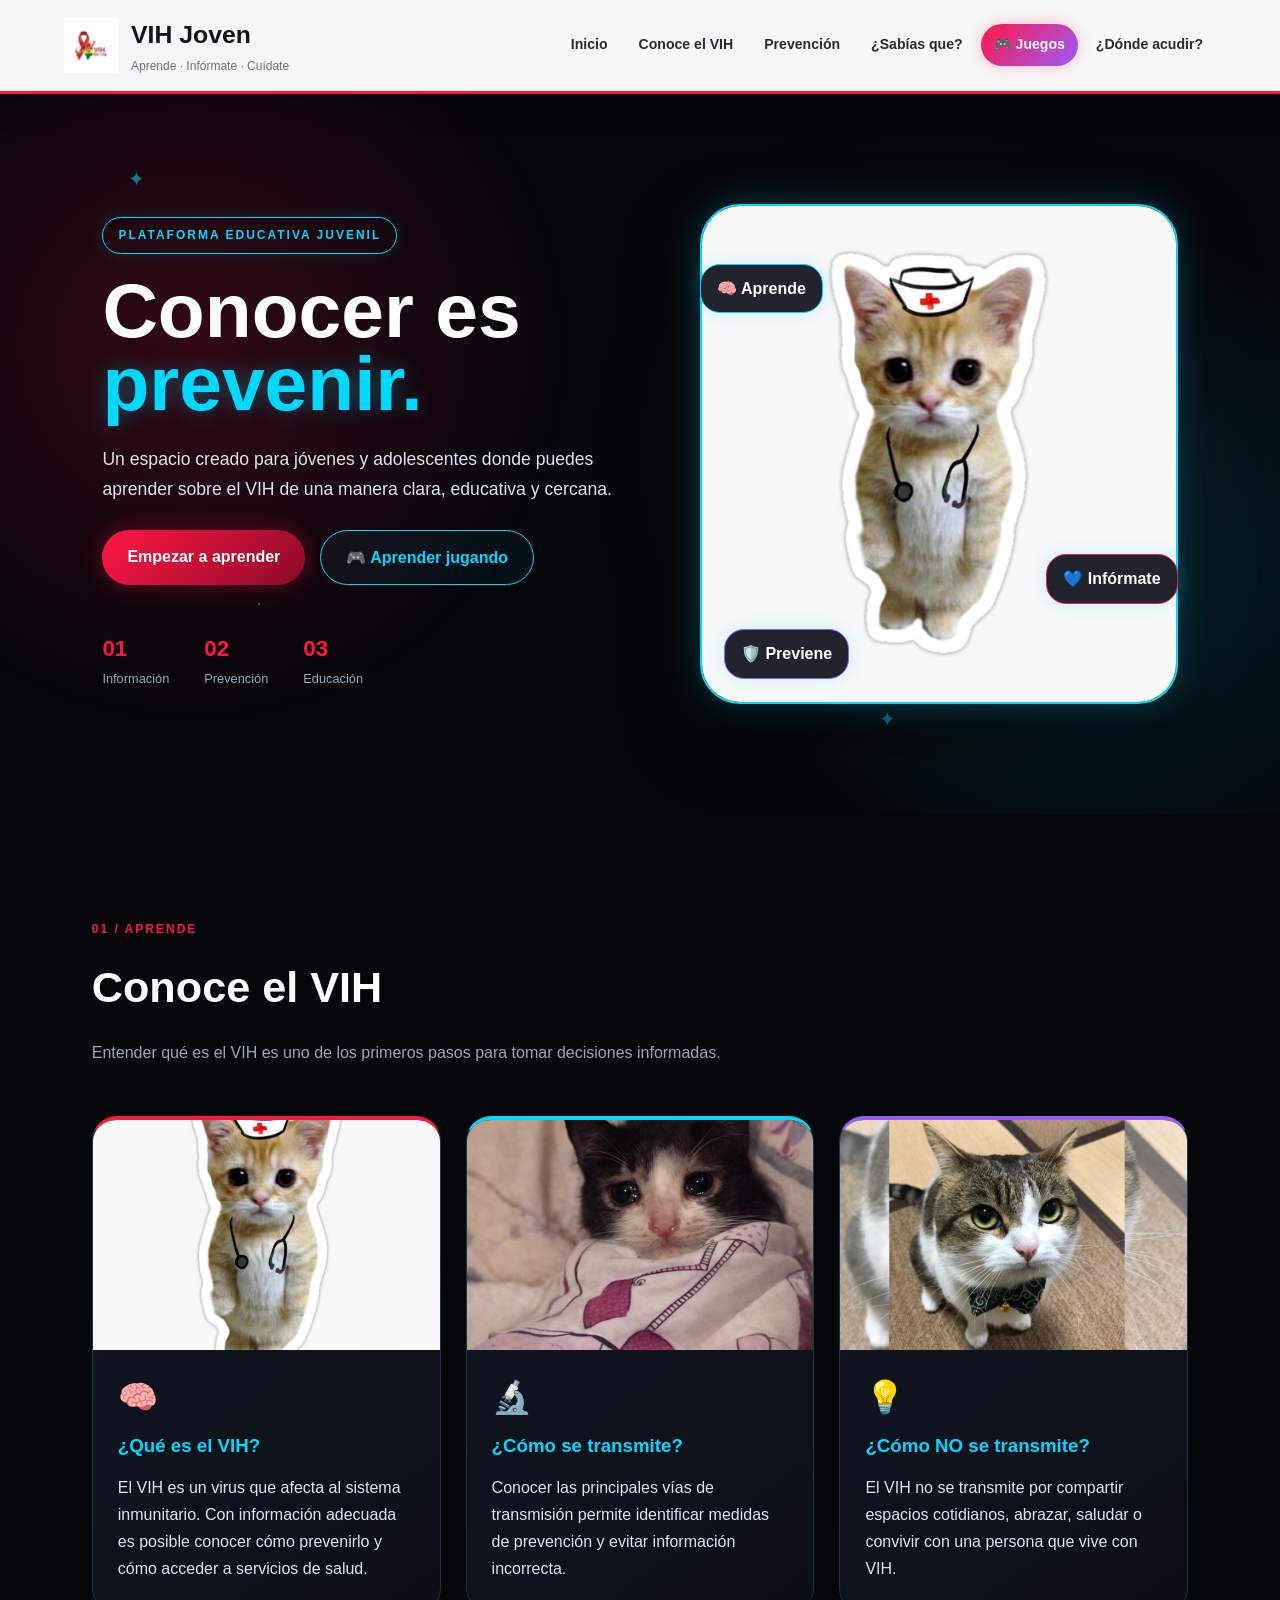
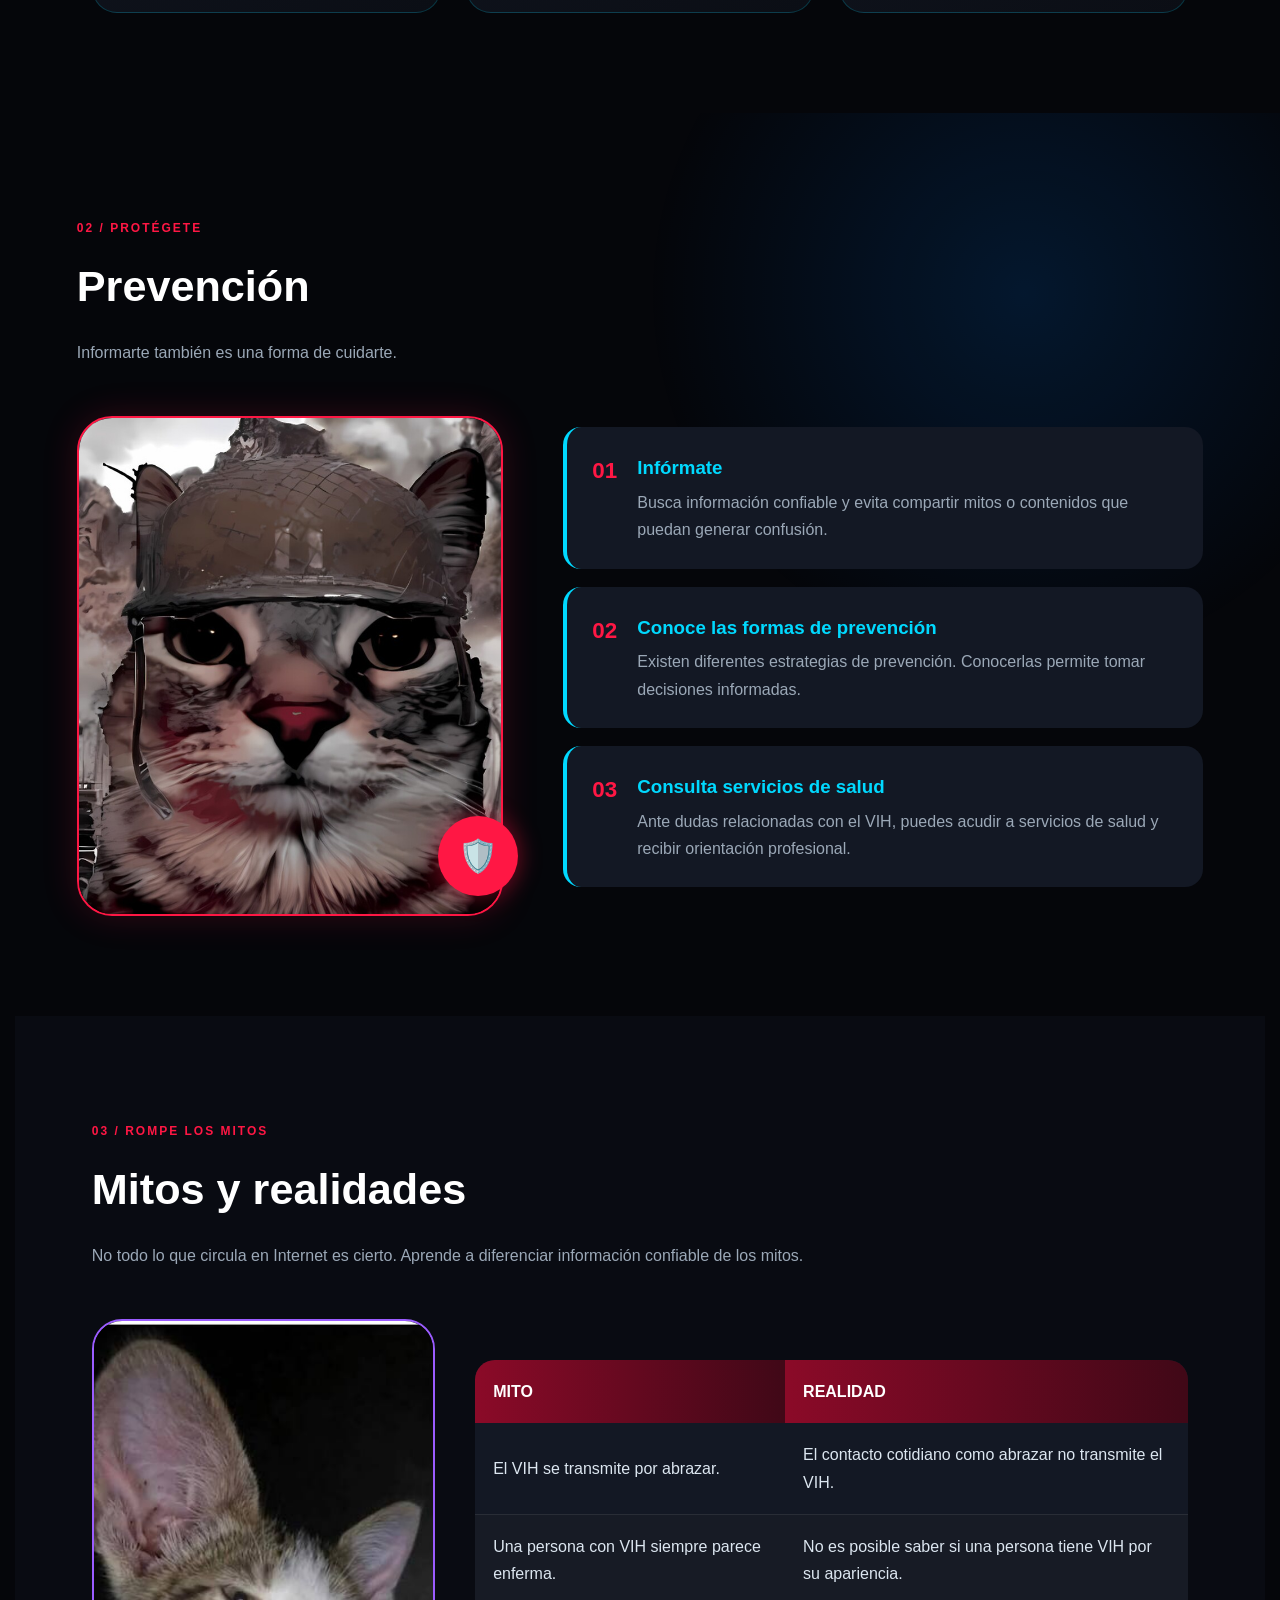
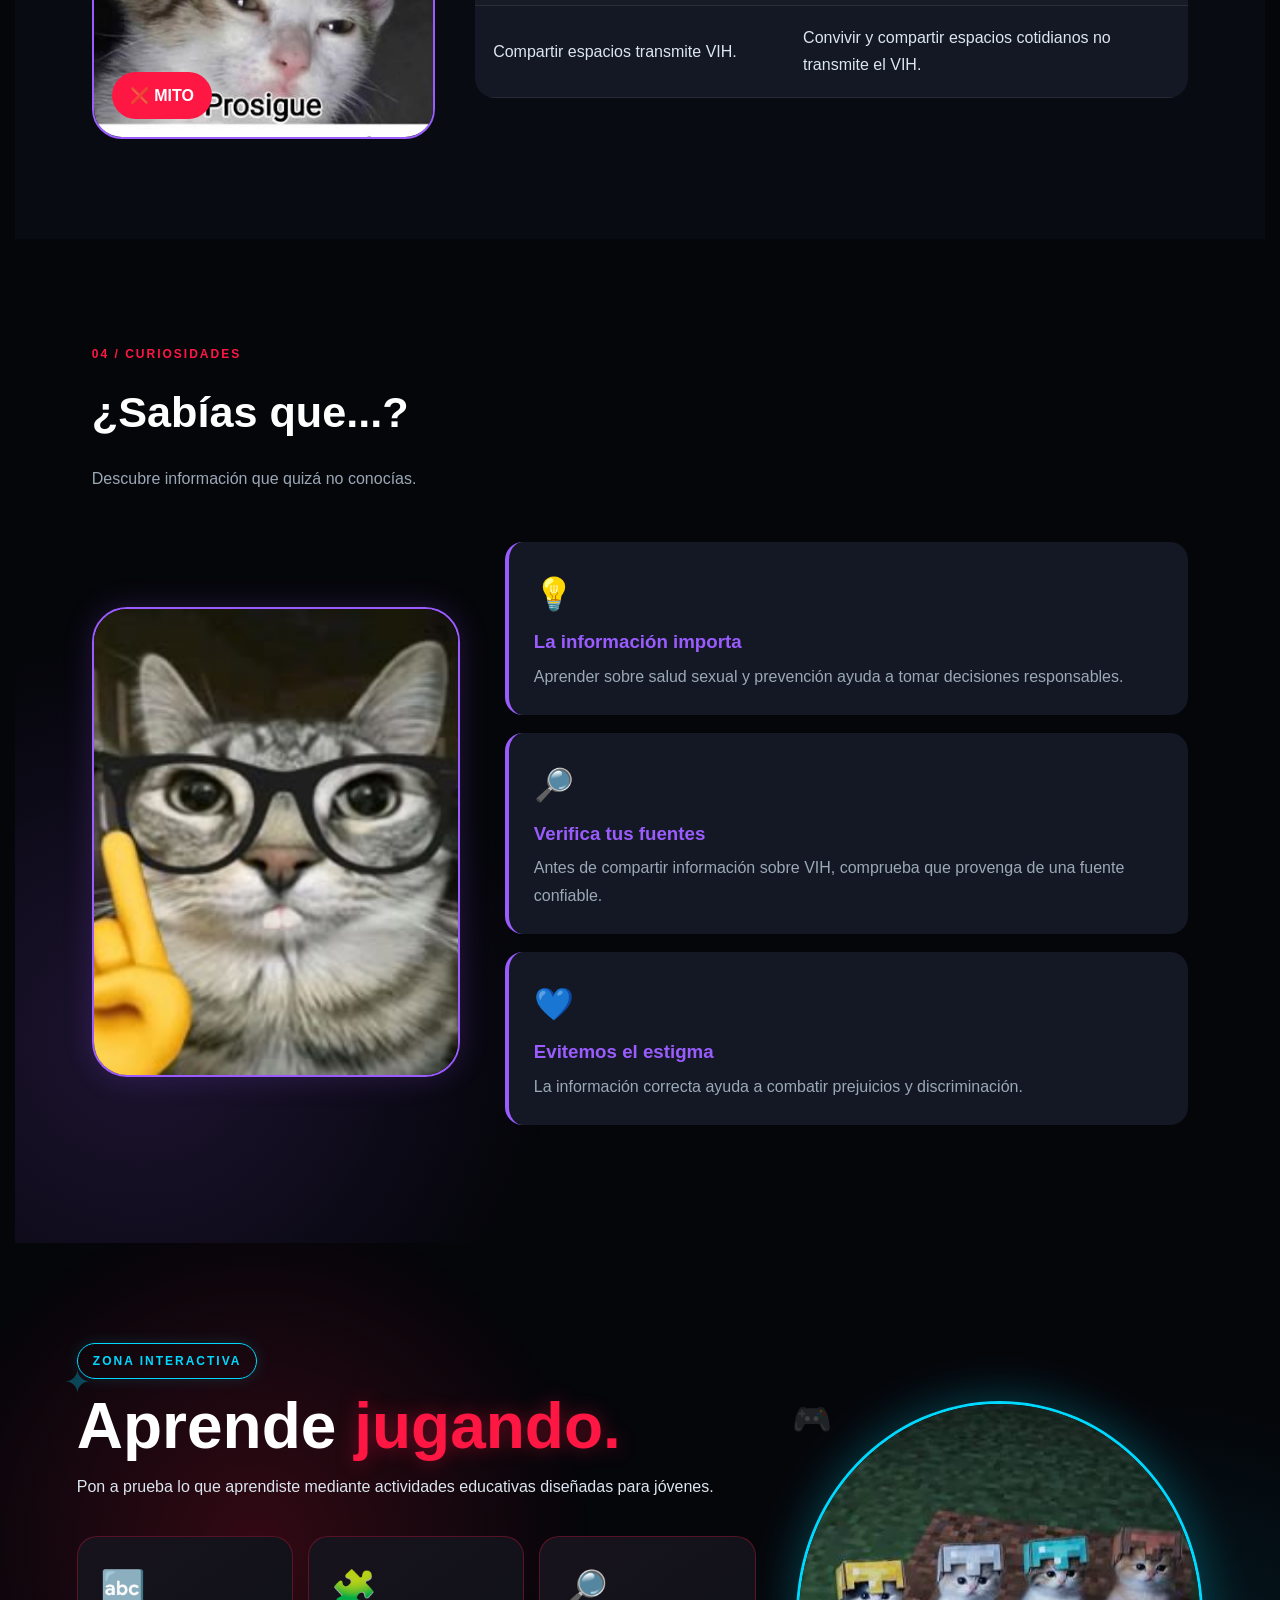
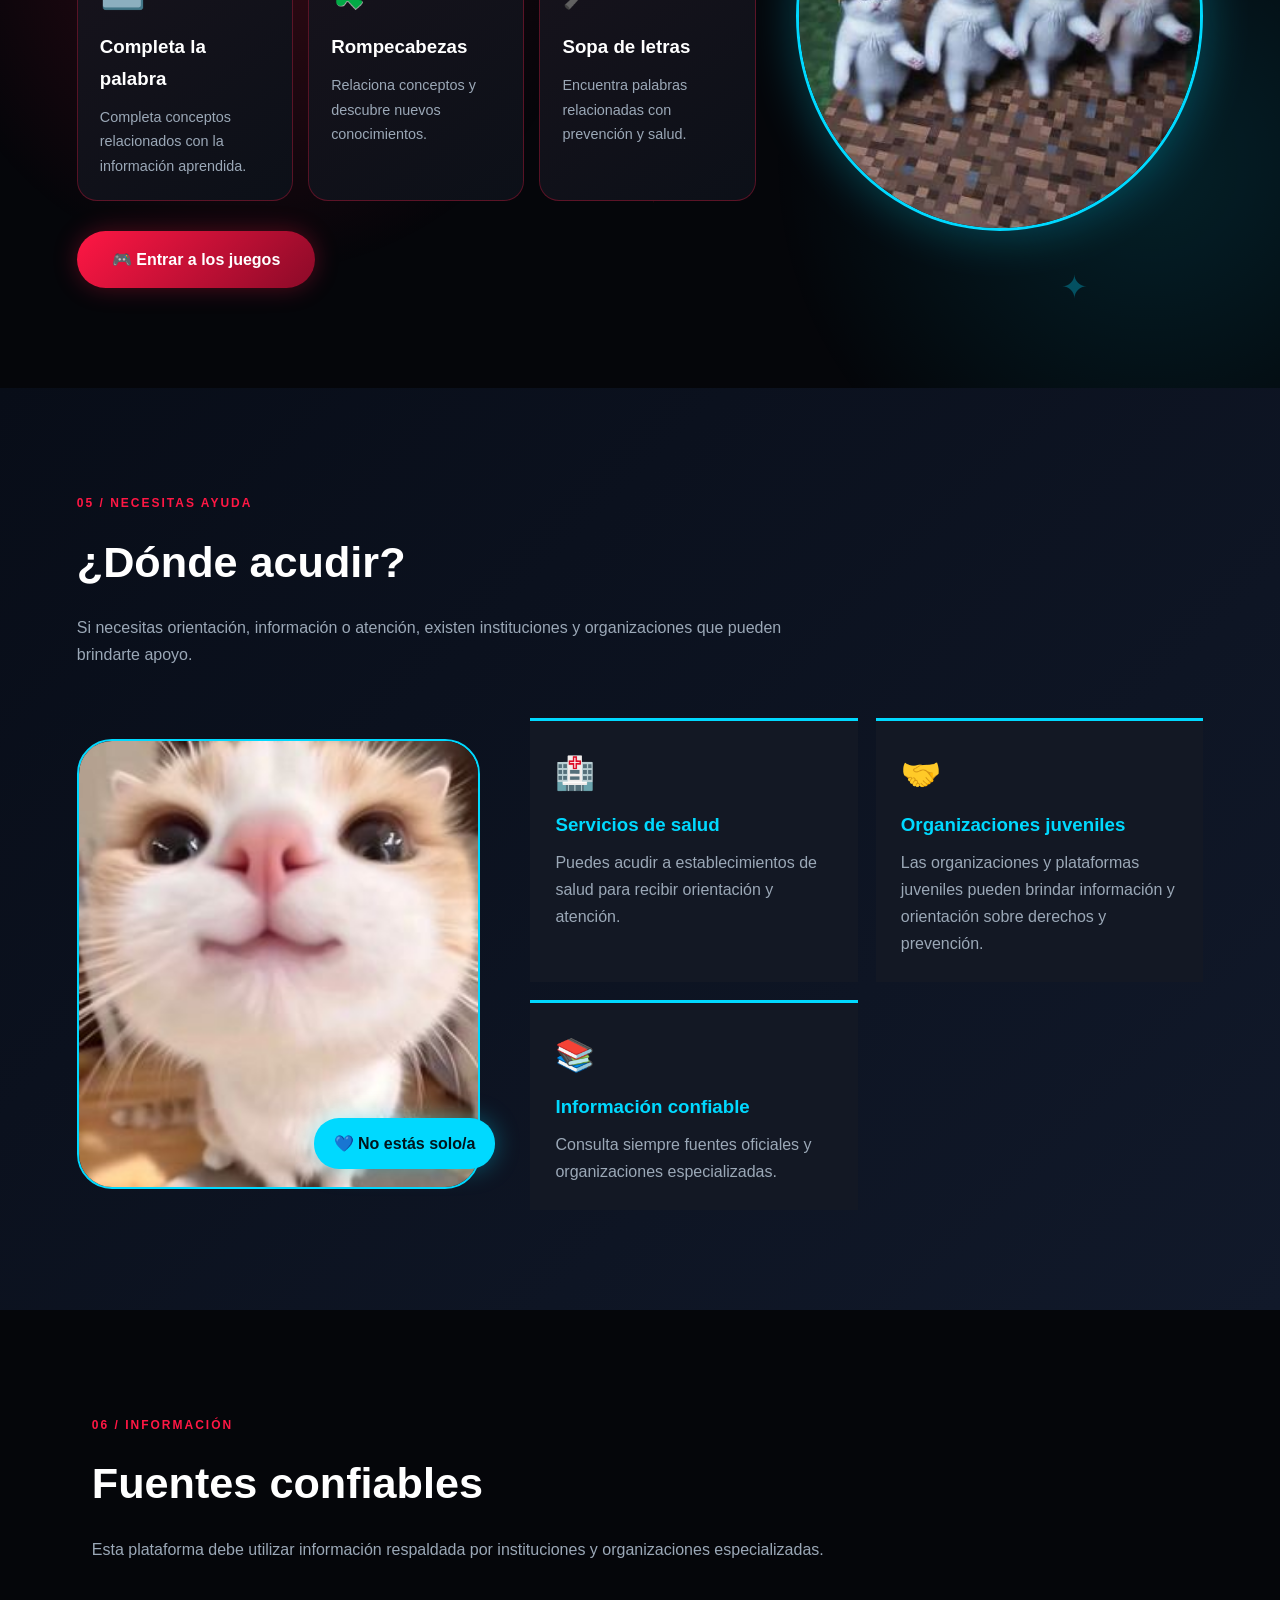
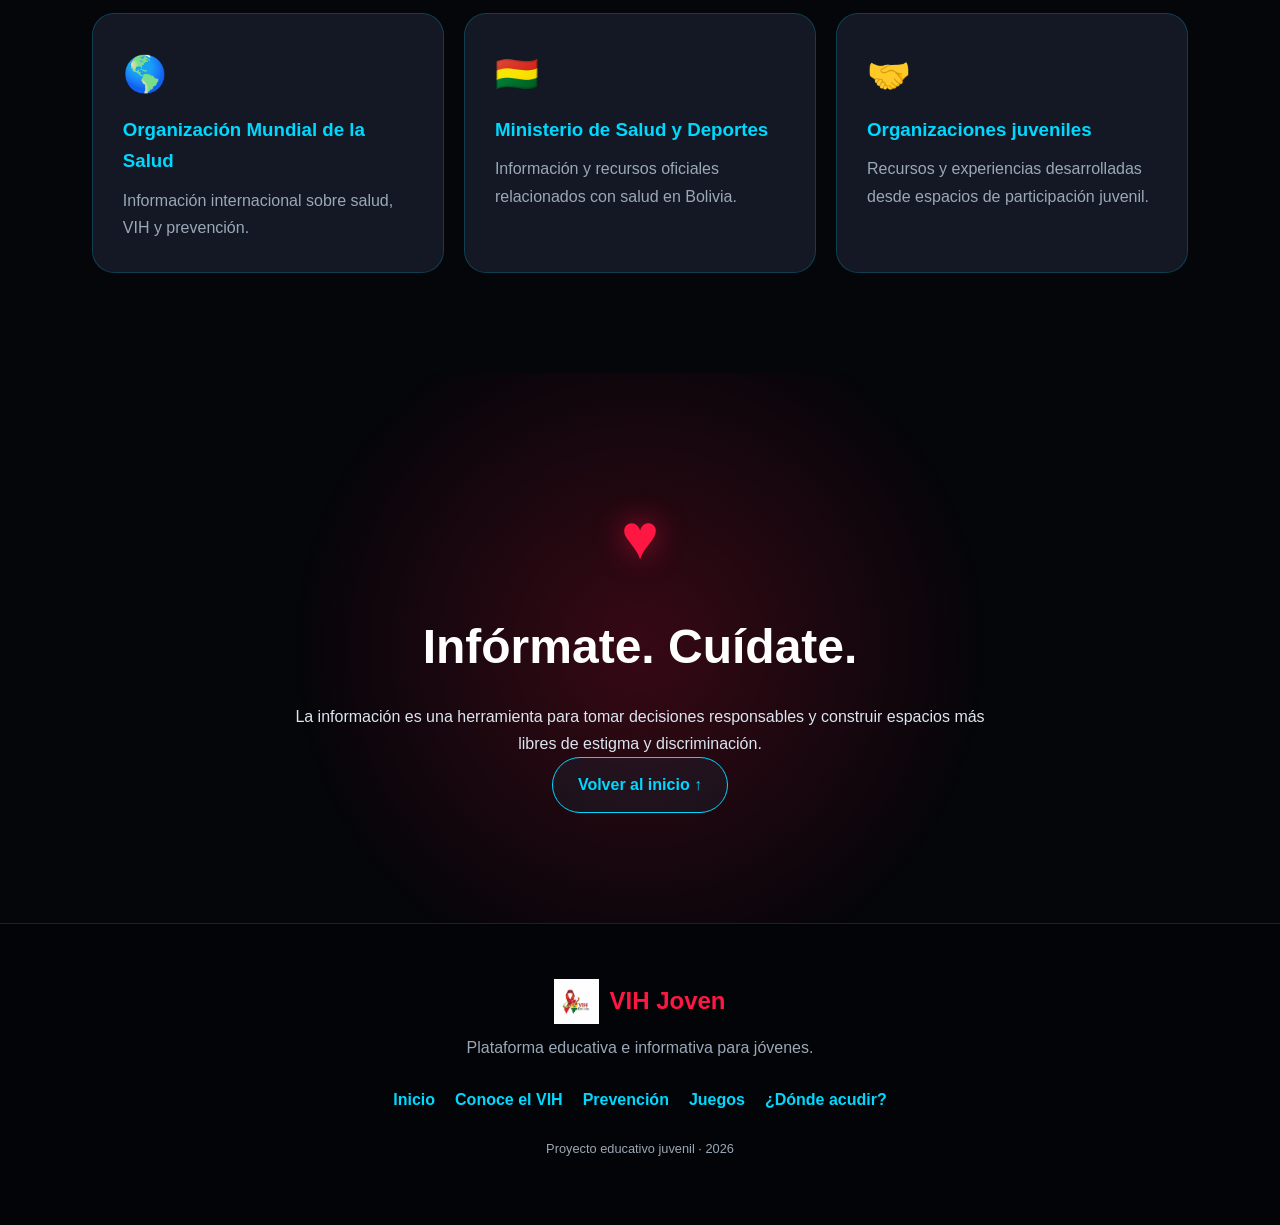
<file: index.html>
<!DOCTYPE html>
<html lang="es">

<head>

    <!-- =====================================================
         CONFIGURACIÓN BÁSICA DEL DOCUMENTO
         ===================================================== -->

    <meta charset="UTF-8">

    <!-- Permite que la página se adapte correctamente
         a celulares, tablets y computadoras -->
    <meta name="viewport" content="width=device-width, initial-scale=1.0">

    <!-- Descripción de la página -->
    <meta
        name="description"
        content="VIH Joven - Plataforma educativa e informativa para adolescentes y jóvenes."
    >

    <!-- Título que aparece en la pestaña del navegador -->
    <title>VIH Joven | Aprende, infórmate y cuídate</title>


    <!-- =====================================================
         CONEXIÓN CON EL ARCHIVO CSS
         ===================================================== -->

    <link rel="stylesheet" href="css/estilos.css">

</head>


<body>


    <!-- =====================================================
         FONDO DECORATIVO ANIMADO
         Estos elementos serán utilizados por CSS para crear
         estrellas, partículas y efectos luminosos.
         ===================================================== -->

    <div class="fondo-espacial">

        <span class="estrella estrella-1">✦</span>

        <span class="estrella estrella-2">✦</span>

        <span class="estrella estrella-3">·</span>

        <span class="estrella estrella-4">✦</span>

        <span class="estrella estrella-5">·</span>

        <span class="meteoro meteoro-1"></span>

        <span class="meteoro meteoro-2"></span>

    </div>



    <!-- =====================================================
         ENCABEZADO
         ===================================================== -->

    <header>

        <div class="header-contenedor">


            <!-- LOGO -->

            <a href="#inicio" class="logo-area">

                <img
                    src="img/logo.png"
                    alt="Logo de VIH Joven"
                >

                <div>

                    <h1>VIH Joven</h1>

                    <p>
                        Aprende · Infórmate · Cuídate
                    </p>

                </div>

            </a>


            <!-- =================================================
                 MENÚ DE NAVEGACIÓN
                 ================================================= -->

            <nav>

                <ul>

                    <li>
                        <a href="#inicio">
                            Inicio
                        </a>
                    </li>

                    <li>
                        <a href="#conoce">
                            Conoce el VIH
                        </a>
                    </li>

                    <li>
                        <a href="#prevencion">
                            Prevención
                        </a>
                    </li>

                    <li>
                        <a href="#sabias-que">
                            ¿Sabías que?
                        </a>
                    </li>

                    <li>
                        <a href="juegos.html" class="menu-juegos">
                            🎮 Juegos
                        </a>
                    </li>

                    <li>
                        <a href="#donde-acudir">
                            ¿Dónde acudir?
                        </a>
                    </li>

                </ul>

            </nav>

        </div>

    </header>



    <!-- =====================================================
         CONTENIDO PRINCIPAL
         ===================================================== -->

    <main>


        <!-- =================================================
             INICIO
             ================================================= -->

        <section id="inicio" class="hero">


            <div class="hero-contenido">


                <span class="etiqueta-neon">
                    PLATAFORMA EDUCATIVA JUVENIL
                </span>


                <h2>

                    Conocer es

                    <span>prevenir.</span>

                </h2>


                <p class="hero-texto">

                    Un espacio creado para jóvenes y adolescentes
                    donde puedes aprender sobre el VIH de una manera
                    clara, educativa y cercana.

                </p>


                <div class="hero-botones">

                    <a
                        href="#conoce"
                        class="boton boton-rojo"
                    >
                        Empezar a aprender
                    </a>


                    <a
                        href="juegos.html"
                        class="boton boton-neon"
                    >
                        🎮 Aprender jugando
                    </a>

                </div>


                <div class="hero-datos">

                    <div>

                        <strong>01</strong>

                        <span>
                            Información
                        </span>

                    </div>


                    <div>

                        <strong>02</strong>

                        <span>
                            Prevención
                        </span>

                    </div>


                    <div>

                        <strong>03</strong>

                        <span>
                            Educación
                        </span>

                    </div>

                </div>

            </div>



            <!-- IMAGEN PRINCIPAL -->

            <div class="hero-imagen">

                <div class="glow"></div>

                <img
                    src="img/gato-vih.jpg"
                    alt="Gatito representando el aprendizaje sobre VIH"
                >

                <div class="burbuja burbuja-1">
                    🧠 Aprende
                </div>

                <div class="burbuja burbuja-2">
                    💙 Infórmate
                </div>

                <div class="burbuja burbuja-3">
                    🛡️ Previene
                </div>

            </div>


        </section>



        <!-- =================================================
             SECCIÓN: CONOCE EL VIH
             ================================================= -->

        <section id="conoce" class="seccion">


            <div class="titulo-seccion">

                <span>
                    01 / APRENDE
                </span>

                <h2>
                    Conoce el VIH
                </h2>

                <p>
                    Entender qué es el VIH es uno de los primeros
                    pasos para tomar decisiones informadas.
                </p>

            </div>


            <div class="grid-tarjetas">


                <!-- TARJETA 1 -->

                <article class="tarjeta tarjeta-roja">

                    <div class="tarjeta-imagen">

                        <img
                            src="img/gato-vih.jpg"
                            alt="Gatito aprendiendo sobre VIH"
                        >

                    </div>

                    <div class="tarjeta-icono">
                        🧠
                    </div>

                    <h3>
                        ¿Qué es el VIH?
                    </h3>

                    <p>

                        El VIH es un virus que afecta al sistema
                        inmunitario. Con información adecuada es
                        posible conocer cómo prevenirlo y cómo
                        acceder a servicios de salud.

                    </p>

                </article>



                <!-- TARJETA 2 -->

                <article class="tarjeta tarjeta-azul">

                    <div class="tarjeta-imagen">

                        <img
                            src="img/gato-transmision.jpg"
                            alt="Gatito relacionado con la transmisión del VIH"
                        >

                    </div>

                    <div class="tarjeta-icono">
                        🔬
                    </div>

                    <h3>
                        ¿Cómo se transmite?
                    </h3>

                    <p>

                        Conocer las principales vías de transmisión
                        permite identificar medidas de prevención
                        y evitar información incorrecta.

                    </p>

                </article>



                <!-- TARJETA 3 -->

                <article class="tarjeta tarjeta-violeta">

                    <div class="tarjeta-imagen">

                        <img
                            src="img/gato-no-transmision.jpg"
                            alt="Gatito sobre información del VIH"
                        >

                    </div>

                    <div class="tarjeta-icono">
                        💡
                    </div>

                    <h3>
                        ¿Cómo NO se transmite?
                    </h3>

                    <p>

                        El VIH no se transmite por compartir espacios
                        cotidianos, abrazar, saludar o convivir con
                        una persona que vive con VIH.

                    </p>

                </article>


            </div>

        </section>



        <!-- =================================================
             PREVENCIÓN
             ================================================= -->

        <section id="prevencion" class="seccion seccion-prevencion">


            <div class="titulo-seccion">

                <span>
                    02 / PROTÉGETE
                </span>

                <h2>
                    Prevención
                </h2>

                <p>
                    Informarte también es una forma de cuidarte.
                </p>

            </div>


            <div class="prevencion-layout">


                <!-- IMAGEN -->

                <div class="prevencion-imagen">

                    <img
                        src="img/gato-prevencion.jpg"
                        alt="Gatito relacionado con la prevención"
                    >

                    <div class="sticker">
                        🛡️
                    </div>

                </div>



                <!-- INFORMACIÓN -->

                <div class="prevencion-contenido">


                    <article>

                        <span class="numero">
                            01
                        </span>

                        <div>

                            <h3>
                                Infórmate
                            </h3>

                            <p>
                                Busca información confiable y evita
                                compartir mitos o contenidos que
                                puedan generar confusión.
                            </p>

                        </div>

                    </article>



                        <article>

                            <span class="numero">
                                02
                            </span>

                            <div>

                                <h3>
                                    Conoce las formas de prevención
                                </h3>

                                <p>
                                    Existen diferentes estrategias de
                                    prevención. Conocerlas permite tomar
                                    decisiones informadas.
                                </p>

                            </div>

                        </article>



                    <article>

                        <span class="numero">
                            03
                        </span>

                        <div>

                            <h3>
                                Consulta servicios de salud
                            </h3>

                            <p>
                                Ante dudas relacionadas con el VIH,
                                puedes acudir a servicios de salud
                                y recibir orientación profesional.
                            </p>

                        </div>

                    </article>


                </div>

            </div>

        </section>



        <!-- =================================================
             MITOS Y REALIDADES
             ================================================= -->

        <section id="mitos" class="seccion">


            <div class="titulo-seccion">

                <span>
                    03 / ROMPE LOS MITOS
                </span>

                <h2>
                    Mitos y realidades
                </h2>

                <p>
                    No todo lo que circula en Internet es cierto.
                    Aprende a diferenciar información confiable
                    de los mitos.
                </p>

            </div>


            <div class="mitos-contenedor">


                <div class="mito-imagen">

                    <img
                        src="img/gato-mitos.jpg"
                        alt="Gatito relacionado con mitos y realidades"
                    >

                    <div class="mito-badge">
                        ❌ MITO
                    </div>

                </div>


                <div class="tabla-contenedor">

                    <table>

                        <thead>

                            <tr>

                                <th>
                                    MITO
                                </th>

                                <th>
                                    REALIDAD
                                </th>

                            </tr>

                        </thead>


                        <tbody>

                            <tr>

                                <td>
                                    El VIH se transmite por abrazar.
                                </td>

                                <td>
                                    El contacto cotidiano como
                                    abrazar no transmite el VIH.
                                </td>

                            </tr>


                            <tr>

                                <td>
                                    Una persona con VIH siempre
                                    parece enferma.
                                </td>

                                <td>
                                    No es posible saber si una
                                    persona tiene VIH por su apariencia.
                                </td>

                            </tr>


                            <tr>

                                <td>
                                    Compartir espacios transmite VIH.
                                </td>

                                <td>
                                    Convivir y compartir espacios
                                    cotidianos no transmite el VIH.
                                </td>

                            </tr>

                        </tbody>

                    </table>

                </div>

            </div>

        </section>



        <!-- =================================================
             ¿SABÍAS QUE?
             ================================================= -->

        <section id="sabias-que" class="seccion seccion-sabias">


            <div class="titulo-seccion">

                <span>
                    04 / CURIOSIDADES
                </span>

                <h2>
                    ¿Sabías que...?
                </h2>

                <p>
                    Descubre información que quizá no conocías.
                </p>

            </div>


            <div class="sabias-layout">


                <div class="sabias-imagen">

                    <img
                        src="img/gato-sabias.jpg"
                        alt="Gatito curioso"
                    >

                </div>


                <div class="sabias-tarjetas">


                    <article>

                        <span>
                            💡
                        </span>

                        <h3>
                            La información importa
                        </h3>

                        <p>
                            Aprender sobre salud sexual y prevención
                            ayuda a tomar decisiones responsables.
                        </p>

                    </article>


                    <article>

                        <span>
                            🔎
                        </span>

                        <h3>
                            Verifica tus fuentes
                        </h3>

                        <p>
                            Antes de compartir información sobre VIH,
                            comprueba que provenga de una fuente
                            confiable.
                        </p>

                    </article>


                    <article>

                        <span>
                            💙
                        </span>

                        <h3>
                            Evitemos el estigma
                        </h3>

                        <p>
                            La información correcta ayuda a combatir
                            prejuicios y discriminación.
                        </p>

                    </article>


                </div>

            </div>

        </section>



        <!-- =================================================
             APRENDE JUGANDO
             ================================================= -->

        <section id="juegos" class="seccion juegos-seccion">


            <div class="juegos-fondo">

                <span>✦</span>
                <span>✧</span>
                <span>🎮</span>
                <span>✦</span>
                <span>🕹️</span>

            </div>


            <div class="juegos-contenido">


                <span class="etiqueta-neon">
                    ZONA INTERACTIVA
                </span>


                <h2>
                    Aprende
                    <span>jugando.</span>
                </h2>


                <p>

                    Pon a prueba lo que aprendiste mediante
                    actividades educativas diseñadas para jóvenes.

                </p>


                <div class="juegos-cartas">


                    <div class="juego-card">

                        <span class="juego-icono">
                            🔤
                        </span>

                        <h3>
                            Completa la palabra
                        </h3>

                        <p>
                            Completa conceptos relacionados
                            con la información aprendida.
                        </p>

                    </div>


                    <div class="juego-card">

                        <span class="juego-icono">
                            🧩
                        </span>

                        <h3>
                            Rompecabezas
                        </h3>

                        <p>
                            Relaciona conceptos y descubre
                            nuevos conocimientos.
                        </p>

                    </div>


                    <div class="juego-card">

                        <span class="juego-icono">
                            🔎
                        </span>

                        <h3>
                            Sopa de letras
                        </h3>

                        <p>
                            Encuentra palabras relacionadas
                            con prevención y salud.
                        </p>

                    </div>


                </div>


                <a
                    href="juegos.html"
                    class="boton boton-rojo boton-grande"
                >
                    🎮 Entrar a los juegos
                </a>

            </div>


            <div class="juego-gato">

                <img
                    src="img/gato-juego.jpg"
                    alt="Gatito jugando"
                >

            </div>

        </section>



        <!-- =================================================
             ¿DÓNDE ACUDIR?
             ================================================= -->

        <section id="donde-acudir" class="seccion seccion-ayuda">


            <div class="titulo-seccion">

                <span>
                    05 / NECESITAS AYUDA
                </span>

                <h2>
                    ¿Dónde acudir?
                </h2>

                <p>
                    Si necesitas orientación, información o atención,
                    existen instituciones y organizaciones que pueden
                    brindarte apoyo.
                </p>

            </div>


            <div class="ayuda-layout">


                <div class="ayuda-imagen">

                    <img
                        src="img/gato-ayuda.jpg"
                        alt="Gatito representando apoyo y orientación"
                    >

                    <div class="ayuda-globo">
                        💙 No estás solo/a
                    </div>

                </div>


                <div class="ayuda-tarjetas">


                    <article>

                        <span class="ayuda-icono">
                            🏥
                        </span>

                        <h3>
                            Servicios de salud
                        </h3>

                        <p>
                            Puedes acudir a establecimientos de salud
                            para recibir orientación y atención.
                        </p>

                    </article>


                    <article>

                        <span class="ayuda-icono">
                            🤝
                        </span>

                        <h3>
                            Organizaciones juveniles
                        </h3>

                        <p>
                            Las organizaciones y plataformas juveniles
                            pueden brindar información y orientación
                            sobre derechos y prevención.
                        </p>

                    </article>


                    <article>

                        <span class="ayuda-icono">
                            📚
                        </span>

                        <h3>
                            Información confiable
                        </h3>

                        <p>
                            Consulta siempre fuentes oficiales y
                            organizaciones especializadas.
                        </p>

                    </article>


                </div>

            </div>

        </section>



        <!-- =================================================
             FUENTES DE INFORMACIÓN
             ================================================= -->

        <section id="fuentes" class="seccion">


            <div class="titulo-seccion">

                <span>
                    06 / INFORMACIÓN
                </span>

                <h2>
                    Fuentes confiables
                </h2>

                <p>
                    Esta plataforma debe utilizar información
                    respaldada por instituciones y organizaciones
                    especializadas.
                </p>

            </div>


            <div class="fuentes-grid">


                <article>

                    <span>
                        🌎
                    </span>

                    <h3>
                        Organización Mundial de la Salud
                    </h3>

                    <p>
                        Información internacional sobre salud,
                        VIH y prevención.
                    </p>

                </article>


                <article>

                    <span>
                        🇧🇴
                    </span>

                    <h3>
                        Ministerio de Salud y Deportes
                    </h3>

                    <p>
                        Información y recursos oficiales
                        relacionados con salud en Bolivia.
                    </p>

                </article>


                <article>

                    <span>
                        🤝
                    </span>

                    <h3>
                        Organizaciones juveniles
                    </h3>

                    <p>
                        Recursos y experiencias desarrolladas
                        desde espacios de participación juvenil.
                    </p>

                </article>


            </div>

        </section>



        <!-- =================================================
             MENSAJE FINAL
             ================================================= -->

        <section id="mensaje-final">


            <div class="mensaje-final-contenido">


                <span class="corazon-neon">
                    ♥
                </span>


                <h2>
                    Infórmate.
                    <span>Cuídate.</span>
                </h2>


                <p>

                    La información es una herramienta para tomar
                    decisiones responsables y construir espacios
                    más libres de estigma y discriminación.

                </p>


                <a
                    href="#inicio"
                    class="boton boton-neon"
                >
                    Volver al inicio ↑
                </a>


            </div>

        </section>


    </main>



    <!-- =====================================================
         PIE DE PÁGINA
         ===================================================== -->

    <footer>


        <div class="footer-logo">

            <img
                src="img/logo.png"
                alt="Logo VIH Joven"
            >

            <h2>
                VIH Joven
            </h2>

        </div>


        <p>
            Plataforma educativa e informativa para jóvenes.
        </p>


        <nav>

            <ul>

                <li>
                    <a href="#inicio">
                        Inicio
                    </a>
                </li>

                <li>
                    <a href="#conoce">
                        Conoce el VIH
                    </a>
                </li>

                <li>
                    <a href="#prevencion">
                        Prevención
                    </a>
                </li>

                <li>
                    <a href="juegos.html">
                        Juegos
                    </a>
                </li>

                <li>
                    <a href="#donde-acudir">
                        ¿Dónde acudir?
                    </a>
                </li>

            </ul>

        </nav>


        <p class="copyright">
            Proyecto educativo juvenil · 2026
        </p>


    </footer>


</body>

</html>
</file>
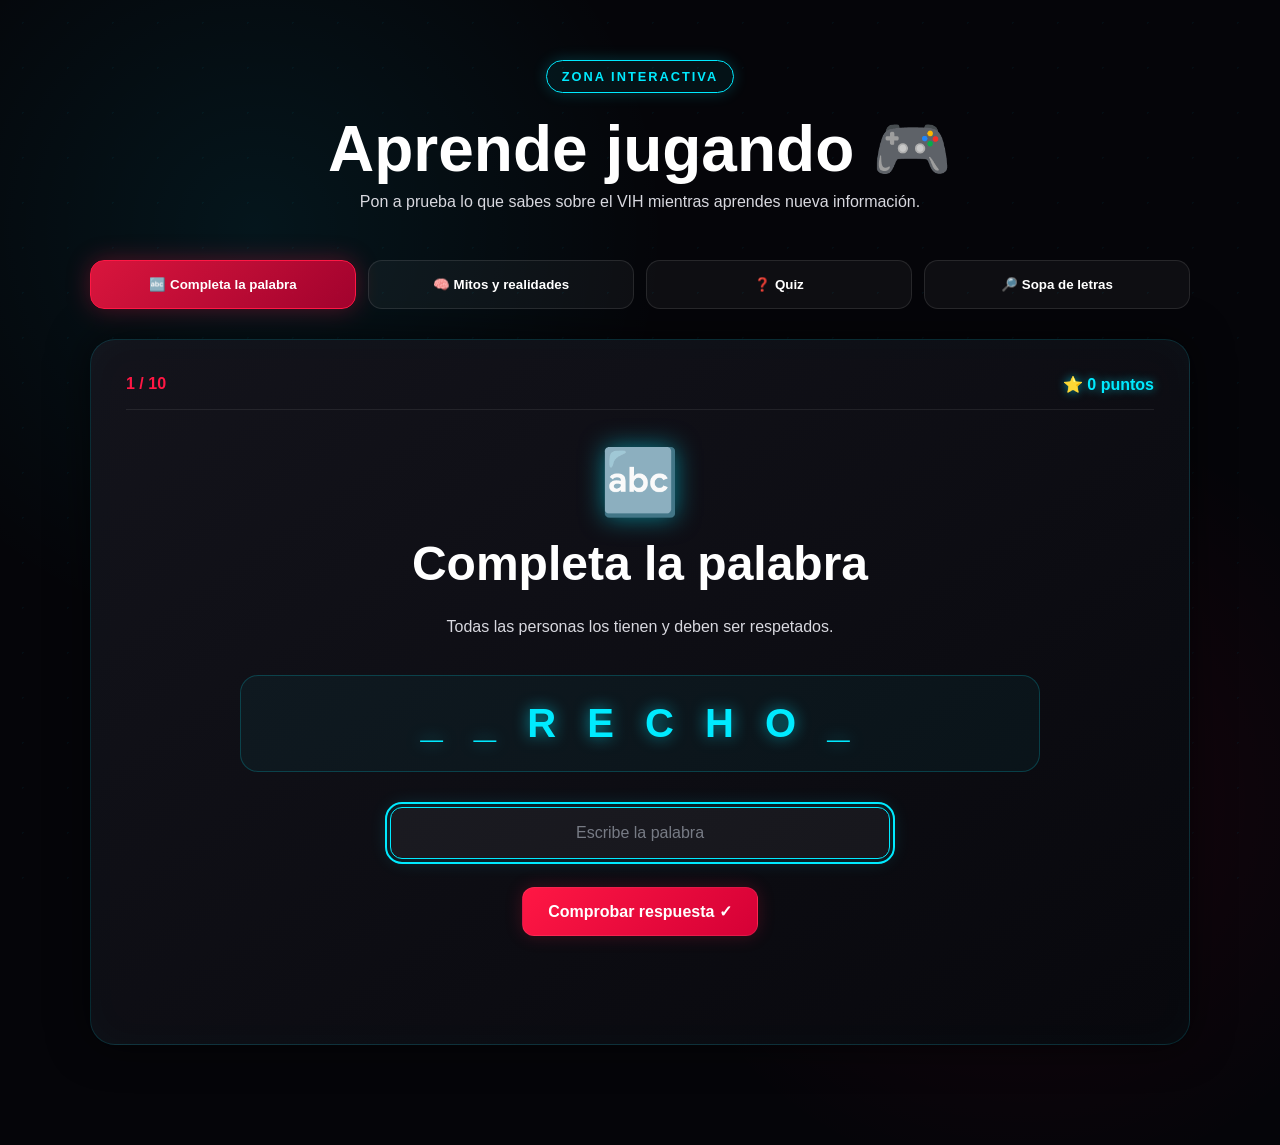
<file: juegos.html>
<!DOCTYPE html>
<html lang="en">
<head>
    <meta charset="UTF-8">
    <meta name="viewport" content="width=device-width, initial-scale=1.0">
    <link rel="stylesheet" href="css/juegos.css">
    <title>JUEGOS</title>
</head>
<body>
    <script src="js/script.js"></script>
    <div id="juegos-app"></div>
</body>
</html>
</file>
<file: css/estilos.css>
/* ============================================================
   VIH JOVEN
   ESTILOS.CSS - VERSIÓN FINAL

   HTML5 + CSS3

   Paleta:
   Negro / Rojo / Celeste / Azul / Violeta / Blanco

   ============================================================ */


/* ============================================================
   1. VARIABLES DE COLOR
   ============================================================ */

:root {

    --negro: #05060a;
    --negro-2: #090b12;
    --negro-3: #10131c;
    --tarjeta: #131824;

    --rojo: #ff1744;
    --rojo-neon: #ff003c;
    --rojo-oscuro: #8b0a28;

    --celeste: #00d9ff;
    --azul: #087cff;

    --violeta: #9b5cff;
    --magenta: #e94cff;

    --blanco: #ffffff;
    --gris-claro: #dce6f0;
    --gris: #9ba8b7;

    --borde: rgba(0, 217, 255, 0.20);

}


/* ============================================================
   2. RESETEO GENERAL
   ============================================================ */

* {

    margin: 0;

    padding: 0;

    box-sizing: border-box;

}


html {

    scroll-behavior: smooth;

}


body {

    font-family: Arial, Helvetica, sans-serif;

    background: var(--negro);

    color: var(--blanco);

    line-height: 1.7;

    overflow-x: hidden;

}


img {

    max-width: 100%;

    height: auto;

    display: block;

}


a {

    text-decoration: none;

}


ul {

    list-style: none;

}


/* ============================================================
   3. FONDO ANIMADO
   ============================================================ */

.fondo-espacial {

    position: fixed;

    inset: 0;

    pointer-events: none;

    overflow: hidden;

    z-index: -1;

}


/* Estrellas */

.estrella {

    position: absolute;

    color: var(--celeste);

    font-size: 20px;

    opacity: 0.6;

    animation: parpadeo 3s infinite alternate;

}


.estrella-1 {

    top: 18%;

    left: 10%;

}


.estrella-2 {

    top: 40%;

    right: 13%;

    color: var(--rojo);

    animation-delay: 1s;

}


.estrella-3 {

    top: 65%;

    left: 20%;

    color: var(--violeta);

    animation-delay: 2s;

}


.estrella-4 {

    top: 78%;

    right: 30%;

    animation-delay: 1.5s;

}


.estrella-5 {

    top: 30%;

    left: 55%;

    color: var(--rojo);

}


/* Animación de parpadeo */

@keyframes parpadeo {

    from {

        opacity: 0.2;

        transform: scale(0.7);

    }

    to {

        opacity: 1;

        transform: scale(1.2);

    }

}


/* Meteoros */

.meteoro {

    position: absolute;

    width: 2px;

    height: 90px;

    background:

        linear-gradient(
            transparent,
            var(--celeste)
        );

    transform: rotate(45deg);

    opacity: 0;

    animation: meteorito 7s linear infinite;

}


.meteoro-1 {

    top: -100px;

    right: 20%;

}


.meteoro-2 {

    top: -150px;

    right: 60%;

    animation-delay: 4s;

    background:

        linear-gradient(
            transparent,
            var(--rojo)
        );

}


/* Movimiento del meteoro */

@keyframes meteorito {

    0% {

        transform:
            translate(0, 0)
            rotate(45deg);

        opacity: 0;

    }

    10% {

        opacity: 1;

    }

    35% {

        transform:
            translate(-400px, 500px)
            rotate(45deg);

        opacity: 0;

    }

    100% {

        opacity: 0;

    }

}


/* ============================================================
   4. HEADER
   ============================================================ */

header {

    position: sticky;

    top: 0;

    z-index: 1000;

    width: 100%;

    background: rgba(255, 255, 255, 0.97);

    backdrop-filter: blur(15px);

    border-bottom: 3px solid var(--rojo);

    box-shadow:
        0 5px 30px rgba(0, 0, 0, 0.35);

}


.header-contenedor {

    max-width: 1300px;

    margin: auto;

    padding: 14px 5%;

    display: flex;

    align-items: center;

    justify-content: space-between;

    gap: 30px;

}


/* ============================================================
   5. LOGO
   ============================================================ */

.logo-area {

    display: flex;

    align-items: center;

    gap: 12px;

}


.logo-area img {

    width: 55px;

    height: 55px;

    object-fit: contain;

}


.logo-area h1 {

    color: #11151c;

    font-size: 1.55rem;

}


.logo-area p {

    color: #68717c;

    font-size: 0.75rem;

}


/* ============================================================
   6. NAVEGACIÓN
   ============================================================ */

header nav ul {

    display: flex;

    align-items: center;

    flex-wrap: wrap;

    gap: 5px;

}


header nav a {

    display: block;

    padding: 9px 13px;

    border-radius: 25px;

    color: #252c35;

    font-size: 0.88rem;

    font-weight: bold;

    transition: 0.3s ease;

}


header nav a:hover {

    color: var(--rojo);

    background: #fff0f3;

    transform: translateY(-2px);

}


/* Botón especial de juegos */

header nav .menu-juegos {

    color: #ffffff;

    background:

        linear-gradient(
            135deg,
            var(--rojo),
            var(--violeta)
        );

    box-shadow:
        0 0 15px rgba(255, 23, 68, 0.25);

}


header nav .menu-juegos:hover {

    color: white;

    background:

        linear-gradient(
            135deg,
            var(--violeta),
            var(--rojo)
        );

}


/* ============================================================
   7. SECCIONES
   ============================================================ */

.seccion {

    max-width: 1250px;

    margin: auto;

    padding: 100px 6%;

    position: relative;

}


/* ============================================================
   8. PORTADA
   ============================================================ */

.hero {

    max-width: none;

    min-height: 720px;

    padding: 100px 8%;

    display: grid;

    grid-template-columns: 1.05fr 0.95fr;

    align-items: center;

    gap: 70px;

    background:

        radial-gradient(
            circle at 15% 35%,
            rgba(255, 23, 68, 0.18),
            transparent 32%
        ),

        radial-gradient(
            circle at 85% 65%,
            rgba(0, 217, 255, 0.14),
            transparent 30%
        );

}


.hero-contenido {

    max-width: 700px;

}


.etiqueta-neon {

    display: inline-block;

    padding: 7px 15px;

    border: 1px solid var(--celeste);

    border-radius: 30px;

    color: var(--celeste);

    font-size: 0.75rem;

    font-weight: bold;

    letter-spacing: 2px;

    box-shadow:

        0 0 15px rgba(0, 217, 255, 0.15);

}


.hero h2 {

    margin-top: 20px;

    margin-bottom: 25px;

    font-size: clamp(3rem, 6vw, 5.5rem);

    line-height: 0.95;

}


.hero h2 span,
.mensaje-final h2 span {

    color: var(--celeste);

    text-shadow:

        0 0 20px rgba(0, 217, 255, 0.35);

}


.hero-texto {

    max-width: 650px;

    color: var(--gris-claro);

    font-size: 1.1rem;

}


/* ============================================================
   9. BOTONES
   ============================================================ */

.hero-botones {

    display: flex;

    flex-wrap: wrap;

    gap: 15px;

    margin-top: 25px;

}


.boton {

    display: inline-block;

    padding: 13px 25px;

    border-radius: 30px;

    font-weight: bold;

    transition: 0.3s ease;

}


.boton-rojo {

    color: white;

    background:

        linear-gradient(
            135deg,
            var(--rojo),
            var(--rojo-oscuro)
        );

    box-shadow:

        0 0 25px rgba(255, 23, 68, 0.30);

}


.boton-rojo:hover {

    transform: translateY(-4px);

    box-shadow:

        0 0 35px rgba(255, 23, 68, 0.55);

}


.boton-neon {

    color: var(--celeste);

    border: 1px solid var(--celeste);

    background: rgba(0, 217, 255, 0.05);

}


.boton-neon:hover {

    color: #001219;

    background: var(--celeste);

    box-shadow:

        0 0 25px rgba(0, 217, 255, 0.45);

}


.boton-grande {

    padding: 15px 35px;

    margin-top: 30px;

}


/* ============================================================
   10. DATOS DE LA PORTADA
   ============================================================ */

.hero-datos {

    display: flex;

    gap: 35px;

    margin-top: 45px;

}


.hero-datos div {

    display: flex;

    flex-direction: column;

}


.hero-datos strong {

    color: var(--rojo);

    font-size: 1.4rem;

}


.hero-datos span {

    color: var(--gris);

    font-size: 0.8rem;

}


/* ============================================================
   11. IMAGEN DE PORTADA
   ============================================================ */

.hero-imagen {

    position: relative;

    display: flex;

    justify-content: center;

    align-items: center;

}


.hero-imagen img {

    width: 100%;

    max-width: 500px;

    height: 500px;

    object-fit: cover;

    border-radius: 40px;

    border: 2px solid var(--celeste);

    position: relative;

    z-index: 2;

    box-shadow:

        0 0 35px rgba(0, 217, 255, 0.25),

        0 30px 70px rgba(0, 0, 0, 0.5);

}


.glow {

    position: absolute;

    width: 350px;

    height: 350px;

    border-radius: 50%;

    background: var(--rojo);

    filter: blur(100px);

    opacity: 0.18;

}


/* ============================================================
   12. BURBUJAS DE LA PORTADA
   ============================================================ */

.burbuja {

    position: absolute;

    z-index: 5;

    padding: 10px 16px;

    background: rgba(10, 14, 23, 0.9);

    border: 1px solid var(--celeste);

    border-radius: 20px;

    color: white;

    font-weight: bold;

    box-shadow:

        0 0 20px rgba(0, 217, 255, 0.20);

    animation: flotar 4s ease-in-out infinite;

}


.burbuja-1 {

    top: 12%;

    left: 0;

}


.burbuja-2 {

    bottom: 20%;

    right: 0;

    border-color: var(--rojo);

    animation-delay: 1s;

}


.burbuja-3 {

    bottom: 5%;

    left: 5%;

    border-color: var(--violeta);

    animation-delay: 2s;

}


@keyframes flotar {

    0%,
    100% {

        transform: translateY(0);

    }

    50% {

        transform: translateY(-10px);

    }

}


/* ============================================================
   13. TÍTULOS DE SECCIÓN
   ============================================================ */

.titulo-seccion {

    margin-bottom: 50px;

}


.titulo-seccion > span {

    color: var(--rojo);

    font-size: 0.75rem;

    font-weight: bold;

    letter-spacing: 2px;

}


.titulo-seccion h2 {

    font-size: 2.7rem;

    margin-top: 10px;

    margin-bottom: 15px;

}


.titulo-seccion p {

    max-width: 750px;

    color: var(--gris);

}


/* ============================================================
   14. TARJETAS DE CONOCIMIENTO
   ============================================================ */

.grid-tarjetas {

    display: grid;

    grid-template-columns: repeat(3, 1fr);

    gap: 25px;

}


.tarjeta {

    background:

        linear-gradient(
            145deg,
            var(--tarjeta),
            #0b0e15
        );

    border: 1px solid var(--borde);

    border-radius: 25px;

    overflow: hidden;

    transition: 0.35s ease;

}


.tarjeta:hover {

    transform: translateY(-10px);

    box-shadow:

        0 0 30px rgba(0, 217, 255, 0.12);

}


.tarjeta-imagen {

    height: 230px;

    overflow: hidden;

}


.tarjeta-imagen img {

    width: 100%;

    height: 100%;

    object-fit: cover;

    transition: 0.5s ease;

}


.tarjeta:hover .tarjeta-imagen img {

    transform: scale(1.07);

}


.tarjeta-icono {

    font-size: 2rem;

    margin: 20px 25px 5px;

}


.tarjeta h3 {

    margin: 0 25px 12px;

    color: var(--celeste);

}


.tarjeta p {

    margin: 0 25px 30px;

    color: var(--gris-claro);

}


/* Diferentes colores */

.tarjeta-roja {

    border-top: 4px solid var(--rojo);

}


.tarjeta-azul {

    border-top: 4px solid var(--celeste);

}


.tarjeta-violeta {

    border-top: 4px solid var(--violeta);

}


/* ============================================================
   15. PREVENCIÓN
   ============================================================ */

.seccion-prevencion {

    max-width: none;

    background:

        radial-gradient(
            circle at 80% 20%,
            rgba(0, 123, 255, 0.15),
            transparent 30%
        );

}


.prevencion-layout {

    max-width: 1150px;

    margin: auto;

    display: grid;

    grid-template-columns: 0.8fr 1.2fr;

    gap: 60px;

    align-items: center;

}


.prevencion-imagen {

    position: relative;

}


.prevencion-imagen img {

    width: 100%;

    height: 500px;

    object-fit: cover;

    border-radius: 35px;

    border: 2px solid var(--rojo);

    box-shadow:

        0 0 35px rgba(255, 23, 68, 0.18);

}


.sticker {

    position: absolute;

    bottom: 20px;

    right: -15px;

    width: 80px;

    height: 80px;

    display: grid;

    place-items: center;

    background: var(--rojo);

    border-radius: 50%;

    font-size: 2rem;

    box-shadow:

        0 0 25px rgba(255, 23, 68, 0.45);

}


/* Tarjetas de prevención */

.prevencion-contenido article {

    display: flex;

    gap: 20px;

    background: var(--tarjeta);

    padding: 25px;

    margin-bottom: 18px;

    border-left: 4px solid var(--celeste);

    border-radius: 18px;

}


.numero {

    color: var(--rojo);

    font-size: 1.4rem;

    font-weight: bold;

}


.prevencion-contenido h3 {

    color: var(--celeste);

    margin-bottom: 5px;

}


.prevencion-contenido p {

    color: var(--gris);

}


/* ============================================================
   16. MITOS
   ============================================================ */

#mitos {

    background: var(--negro-2);

}


.mitos-contenedor {

    display: grid;

    grid-template-columns: 0.65fr 1.35fr;

    gap: 40px;

    align-items: center;

}


.mito-imagen {

    position: relative;

}


.mito-imagen img {

    width: 100%;

    height: 420px;

    object-fit: cover;

    border-radius: 30px;

    border: 2px solid var(--violeta);

}


.mito-badge {

    position: absolute;

    bottom: 20px;

    left: 20px;

    padding: 10px 18px;

    background: var(--rojo);

    color: white;

    border-radius: 25px;

    font-weight: bold;

}


/* Tabla */

.tabla-contenedor {

    overflow-x: auto;

}


table {

    width: 100%;

    border-collapse: collapse;

    background: var(--tarjeta);

    border-radius: 20px;

    overflow: hidden;

}


th {

    padding: 18px;

    text-align: left;

    color: white;

    background:

        linear-gradient(
            90deg,
            var(--rojo-oscuro),
            #400817
        );

}


td {

    padding: 18px;

    color: var(--gris-claro);

    border-bottom: 1px solid rgba(255,255,255,0.08);

}


tr:nth-child(even) td {

    background: #171b25;

}


/* ============================================================
   17. ¿SABÍAS QUE?
   ============================================================ */

.seccion-sabias {

    background:

        radial-gradient(
            circle at 10% 80%,
            rgba(155, 92, 255, 0.16),
            transparent 30%
        );

}


.sabias-layout {

    display: grid;

    grid-template-columns: 0.7fr 1.3fr;

    gap: 45px;

    align-items: center;

}


.sabias-imagen img {

    width: 100%;

    height: 470px;

    object-fit: cover;

    border-radius: 35px;

    border: 2px solid var(--violeta);

    box-shadow:

        0 0 30px rgba(155, 92, 255, 0.20);

}


.sabias-tarjetas article {

    background: var(--tarjeta);

    border-left: 4px solid var(--violeta);

    margin-bottom: 18px;

    padding: 25px;

    border-radius: 18px;

}


.sabias-tarjetas article > span {

    font-size: 2rem;

}


.sabias-tarjetas h3 {

    color: var(--violeta);

    margin: 5px 0;

}


.sabias-tarjetas p {

    color: var(--gris);

}


/* ============================================================
   18. JUEGOS
   ============================================================ */

.juegos-seccion {

    max-width: none;

    min-height: 700px;

    display: grid;

    grid-template-columns: 1fr 0.6fr;

    align-items: center;

    gap: 40px;

    overflow: hidden;

    background:

        radial-gradient(
            circle at 20% 40%,
            rgba(255, 23, 68, 0.18),
            transparent 30%
        ),

        radial-gradient(
            circle at 90% 70%,
            rgba(0, 217, 255, 0.13),
            transparent 30%
        );

}


.juegos-contenido {

    position: relative;

    z-index: 2;

}


.juegos-contenido h2 {

    font-size: 4rem;

    line-height: 1;

    margin: 15px 0;

}


.juegos-contenido h2 span {

    color: var(--rojo);

    text-shadow:

        0 0 20px rgba(255, 23, 68, 0.4);

}


.juegos-contenido > p {

    max-width: 700px;

    color: var(--gris-claro);

}


/* Tarjetas de juegos */

.juegos-cartas {

    display: grid;

    grid-template-columns: repeat(3, 1fr);

    gap: 15px;

    margin-top: 35px;

}


.juego-card {

    padding: 22px;

    background:

        linear-gradient(
            145deg,
            #17131c,
            #0c1018
        );

    border: 1px solid rgba(255, 23, 68, 0.30);

    border-radius: 20px;

    transition: 0.3s ease;

}


.juego-card:hover {

    transform: translateY(-8px);

    border-color: var(--rojo);

    box-shadow:

        0 0 25px rgba(255, 23, 68, 0.18);

}


.juego-icono {

    font-size: 2.3rem;

}


.juego-card h3 {

    margin: 10px 0;

    color: white;

}


.juego-card p {

    color: var(--gris);

    font-size: 0.9rem;

}


/* Gato */

.juego-gato {

    display: flex;

    justify-content: center;

}


.juego-gato img {

    width: 430px;

    height: 430px;

    object-fit: cover;

    border-radius: 50%;

    border: 3px solid var(--celeste);

    box-shadow:

        0 0 50px rgba(0, 217, 255, 0.30);

    animation: flotargato 5s ease-in-out infinite;

}


@keyframes flotargato {

    0%,
    100% {

        transform: translateY(0) rotate(0deg);

    }

    50% {

        transform: translateY(-15px) rotate(2deg);

    }

}


/* Elementos decorativos */

.juegos-fondo {

    position: absolute;

    inset: 0;

    pointer-events: none;

}


.juegos-fondo span {

    position: absolute;

    font-size: 2rem;

    color: var(--celeste);

    opacity: 0.3;

    animation: flotar 5s infinite ease-in-out;

}


.juegos-fondo span:nth-child(1) {

    top: 15%;

    left: 5%;

}


.juegos-fondo span:nth-child(2) {

    top: 70%;

    left: 50%;

    color: var(--rojo);

}


.juegos-fondo span:nth-child(3) {

    top: 20%;

    right: 35%;

}


.juegos-fondo span:nth-child(4) {

    bottom: 10%;

    right: 15%;

}


.juegos-fondo span:nth-child(5) {

    top: 50%;

    left: 45%;

    color: var(--violeta);

}


/* ============================================================
   19. ¿DÓNDE ACUDIR?
   ============================================================ */

.seccion-ayuda {

    max-width: none;

    background:

        linear-gradient(
            135deg,
            #080d18,
            #11192a
        );

}


.ayuda-layout {

    max-width: 1150px;

    margin: auto;

    display: grid;

    grid-template-columns: 0.75fr 1.25fr;

    gap: 50px;

    align-items: center;

}


.ayuda-imagen {

    position: relative;

}


.ayuda-imagen img {

    width: 100%;

    height: 450px;

    object-fit: cover;

    border-radius: 35px;

    border: 2px solid var(--celeste);

}


.ayuda-globo {

    position: absolute;

    bottom: 20px;

    right: -15px;

    padding: 12px 20px;

    background: var(--celeste);

    color: #00151c;

    border-radius: 25px;

    font-weight: bold;

    box-shadow:

        0 0 25px rgba(0, 217, 255, 0.35);

}


.ayuda-tarjetas {

    display: grid;

    grid-template-columns: repeat(2, 1fr);

    gap: 18px;

}


.ayuda-tarjetas article {

    background: var(--tarjeta);

    padding: 25px;

    border-top: 3px solid var(--celeste);

}


.ayuda-icono {

    font-size: 2rem;

}


.ayuda-tarjetas h3 {

    color: var(--celeste);

    margin: 8px 0;

}


.ayuda-tarjetas p {

    color: var(--gris);

}


/* ============================================================
   20. FUENTES
   ============================================================ */

.fuentes-grid {

    display: grid;

    grid-template-columns: repeat(3, 1fr);

    gap: 20px;

}


.fuentes-grid article {

    background: var(--tarjeta);

    border: 1px solid var(--borde);

    border-radius: 22px;

    padding: 30px;

}


.fuentes-grid article > span {

    font-size: 2.2rem;

}


.fuentes-grid h3 {

    color: var(--celeste);

    margin: 10px 0;

}


.fuentes-grid p {

    color: var(--gris);

}


/* ============================================================
   21. MENSAJE FINAL
   ============================================================ */

#mensaje-final {

    max-width: none;

    text-align: center;

    padding: 110px 20px;

    background:

        radial-gradient(
            circle,
            rgba(255, 23, 68, 0.20),
            transparent 50%
        );

}


.corazon-neon {

    display: block;

    font-size: 4rem;

    color: var(--rojo);

    text-shadow:

        0 0 30px rgba(255, 23, 68, 0.60);

    animation: latido 1.5s infinite;

}


@keyframes latido {

    0%,
    100% {

        transform: scale(1);

    }

    50% {

        transform: scale(1.12);

    }

}


#mensaje-final h2 {

    font-size: 3rem;

    margin: 15px 0;

}


.mensaje-final-contenido > p {

    max-width: 700px;

    margin: auto;

    color: var(--gris-claro);

}


/* ============================================================
   22. FOOTER
   ============================================================ */

footer {

    background: #030407;

    padding: 55px 25px;

    text-align: center;

    border-top: 1px solid rgba(255, 23, 68, 0.30);

}


.footer-logo {

    display: flex;

    align-items: center;

    justify-content: center;

    gap: 10px;

}


.footer-logo img {

    width: 45px;

    height: 45px;

    object-fit: contain;

}


.footer-logo h2 {

    color: var(--rojo);

}


footer p {

    color: var(--gris);

    margin: 10px 0;

}


footer nav {

    margin: 25px 0;

}


footer nav ul {

    display: flex;

    justify-content: center;

    flex-wrap: wrap;

    gap: 20px;

}


footer nav a {

    color: var(--celeste);

    font-weight: bold;

}


footer nav a:hover {

    color: white;

}


.copyright {

    font-size: 0.8rem;

}


/* ============================================================
   23. TABLETS
   ============================================================ */

@media (max-width: 1000px) {

    .header-contenedor {

        flex-direction: column;

    }


    .hero {

        grid-template-columns: 1fr;

        text-align: center;

    }


    .hero-contenido {

        margin: auto;

    }


    .hero-botones,
    .hero-datos {

        justify-content: center;

    }


    .grid-tarjetas {

        grid-template-columns: repeat(2, 1fr);

    }


    .prevencion-layout,
    .mitos-contenedor,
    .sabias-layout,
    .ayuda-layout {

        grid-template-columns: 1fr;

    }


    .prevencion-imagen,
    .mito-imagen,
    .sabias-imagen,
    .ayuda-imagen {

        max-width: 550px;

        margin: auto;

    }


    .juegos-seccion {

        grid-template-columns: 1fr;

        text-align: center;

    }


    .juegos-cartas {

        max-width: 800px;

        margin-left: auto;

        margin-right: auto;

    }


    .juego-gato {

        margin-top: 20px;

    }


    .fuentes-grid {

        grid-template-columns: 1fr;

    }

}


/* ============================================================
   24. CELULARES
   ============================================================ */

@media (max-width: 650px) {

    .header-contenedor {

        padding: 12px 15px;

    }


    header nav {

        width: 100%;

    }


    header nav ul {

        flex-direction: column;

        width: 100%;

    }


    header nav li {

        width: 100%;

    }


    header nav a {

        width: 100%;

        text-align: center;

    }


    .seccion {

        padding: 70px 20px;

    }


    .hero {

        min-height: auto;

        padding: 80px 20px;

    }


    .hero h2 {

        font-size: 3rem;

    }


    .hero-datos {

        gap: 20px;

    }


    .hero-imagen img {

        height: 350px;

    }


    .burbuja {

        font-size: 0.75rem;

        padding: 7px 10px;

    }


    .grid-tarjetas {

        grid-template-columns: 1fr;

    }


    .tarjeta-imagen {

        height: 220px;

    }


    .titulo-seccion h2 {

        font-size: 2.2rem;

    }


    .prevencion-imagen img,
    .mito-imagen img,
    .sabias-imagen img,
    .ayuda-imagen img {

        height: 350px;

    }


    .juegos-contenido h2 {

        font-size: 3rem;

    }


    .juegos-cartas {

        grid-template-columns: 1fr;

    }


    .juego-gato img {

        width: 300px;

        height: 300px;

    }


    .ayuda-tarjetas {

        grid-template-columns: 1fr;

    }


    .fuentes-grid {

        grid-template-columns: 1fr;

    }


    #mensaje-final h2 {

        font-size: 2.3rem;

    }


    footer nav ul {

        flex-direction: column;

    }

}


/* ============================================================
   FIN DEL ARCHIVO
   ============================================================ */
</file>
<file: css/juegos.css>
/* ================================================================
   PROYECTO: VIH JOVEN
   ARCHIVO: estilos.css

   Este archivo controla:
   - Colores
   - Tipografías
   - Fondos
   - Botones
   - Tarjetas
   - Menú
   - Animaciones
   - Juegos interactivos

   PALETA PRINCIPAL:
   Negro      → fondo
   Blanco     → textos
   Rojo       → identidad y elementos importantes
   Celeste    → tecnología e interacción
   Neón       → detalles visuales
================================================================ */


/* ================================================================
   1. CONFIGURACIÓN GENERAL
================================================================ */

* {
    margin: 0;
    padding: 0;
    box-sizing: border-box;
}


/*
   Configuración general del documento.
*/

html {
    scroll-behavior: smooth;
}


/*
   Cuerpo principal de la página.
*/

body {
    font-family: Arial, Helvetica, sans-serif;

    background:
        radial-gradient(
            circle at 20% 20%,
            rgba(0, 220, 255, 0.08),
            transparent 30%
        ),

        radial-gradient(
            circle at 80% 70%,
            rgba(255, 0, 70, 0.08),
            transparent 30%
        ),

        #050509;

    color: #ffffff;

    min-height: 100vh;

    overflow-x: hidden;
}


/* ================================================================
   2. EFECTO DE FONDO
================================================================ */

/*
   Esta capa genera pequeñas partículas luminosas
   para evitar que el fondo se vea completamente vacío.
*/

body::before {

    content: "";

    position: fixed;

    inset: 0;

    pointer-events: none;

    background-image:
        radial-gradient(
            circle,
            rgba(0, 220, 255, 0.18) 1px,
            transparent 1px
        );

    background-size: 45px 45px;

    opacity: 0.25;

    animation: movimientoFondo 25s linear infinite;

    z-index: -1;
}


/*
   Animación del fondo.
*/

@keyframes movimientoFondo {

    from {
        background-position: 0 0;
    }

    to {
        background-position: 90px 90px;
    }
}


/* ================================================================
   3. ENCABEZADO
================================================================ */

header {

    width: 100%;

    background: rgba(5, 5, 9, 0.92);

    border-bottom: 1px solid rgba(0, 220, 255, 0.25);

    position: sticky;

    top: 0;

    z-index: 1000;

    backdrop-filter: blur(15px);
}


/*
   Contenedor interno del encabezado.
*/

.header-contenido {

    max-width: 1200px;

    margin: auto;

    min-height: 75px;

    padding: 10px 25px;

    display: flex;

    align-items: center;

    justify-content: space-between;

    gap: 30px;
}


/* ================================================================
   4. LOGOTIPO
================================================================ */

.logo {

    display: flex;

    align-items: center;

    gap: 12px;

    text-decoration: none;

    color: white;

    font-size: 22px;

    font-weight: bold;
}


.logo img {

    width: 48px;

    height: 48px;

    object-fit: contain;

    filter:
        drop-shadow(
            0 0 10px rgba(0, 220, 255, 0.7)
        );
}


/* ================================================================
   5. MENÚ DE NAVEGACIÓN
================================================================ */

nav ul {

    list-style: none;

    display: flex;

    align-items: center;

    gap: 8px;
}


nav a {

    color: white;

    text-decoration: none;

    padding: 10px 16px;

    border-radius: 10px;

    font-weight: bold;

    transition: all 0.3s ease;

    position: relative;
}


nav a:hover {

    color: #00eaff;

    background: rgba(0, 220, 255, 0.08);

    box-shadow:
        0 0 15px rgba(0, 220, 255, 0.15);
}


nav a::after {

    content: "";

    position: absolute;

    bottom: 4px;

    left: 50%;

    width: 0;

    height: 2px;

    background: #00eaff;

    transition: all 0.3s ease;

    transform: translateX(-50%);
}


nav a:hover::after {

    width: 65%;
}


/* ================================================================
   6. CONTENEDORES GENERALES
================================================================ */

main {

    width: 100%;
}


section {

    max-width: 1200px;

    margin: auto;

    padding: 80px 25px;
}


/* ================================================================
   7. TÍTULOS
================================================================ */

h1,
h2,
h3 {

    line-height: 1.2;
}


h1 {

    font-size: clamp(2.2rem, 5vw, 4.5rem);

    font-weight: 900;
}


h2 {

    font-size: clamp(1.8rem, 4vw, 3rem);

    margin-bottom: 20px;
}


h3 {

    font-size: 1.3rem;
}


p {

    line-height: 1.7;

    color: #d8d8df;
}


/* ================================================================
   8. COLORES ESPECIALES
================================================================ */

.texto-rojo {

    color: #ff1744;

    text-shadow:
        0 0 10px rgba(255, 23, 68, 0.6);
}


.texto-celeste {

    color: #00eaff;

    text-shadow:
        0 0 10px rgba(0, 234, 255, 0.6);
}


.texto-neon {

    background:
        linear-gradient(
            90deg,
            #00eaff,
            #ff1744
        );

    -webkit-background-clip: text;

    background-clip: text;

    color: transparent;
}


/* ================================================================
   9. BOTONES GENERALES
================================================================ */

button,
.boton {

    font-family: inherit;

    cursor: pointer;

    border: none;
}


.boton {

    display: inline-flex;

    align-items: center;

    justify-content: center;

    gap: 8px;

    padding: 13px 24px;

    border-radius: 12px;

    color: white;

    background:
        linear-gradient(
            135deg,
            #ff1744,
            #c90035
        );

    font-weight: bold;

    text-decoration: none;

    transition:
        transform 0.25s ease,
        box-shadow 0.25s ease;
}


.boton:hover {

    transform: translateY(-3px);

    box-shadow:
        0 0 20px rgba(255, 23, 68, 0.55);
}


/* ================================================================
   10. CONTENEDOR PRINCIPAL DE JUEGOS
================================================================ */

.juegos-app-contenido {

    width: min(1100px, 92%);

    margin: 60px auto 100px;

    position: relative;
}


/*
   Título de la zona de juegos.
*/

.juegos-titulo {

    text-align: center;

    margin-bottom: 45px;

    animation: aparecer 0.8s ease;
}


/* ================================================================
   11. ETIQUETA NEÓN
================================================================ */

.etiqueta-neon {

    display: inline-block;

    padding: 8px 15px;

    margin-bottom: 18px;

    border: 1px solid #00eaff;

    border-radius: 30px;

    color: #00eaff;

    background:
        rgba(0, 234, 255, 0.06);

    font-size: 0.8rem;

    font-weight: bold;

    letter-spacing: 2px;

    box-shadow:
        0 0 15px rgba(0, 234, 255, 0.2);
}


/* ================================================================
   12. SELECTOR DE JUEGOS
================================================================ */

.selector-juegos {

    display: grid;

    grid-template-columns:
        repeat(4, 1fr);

    gap: 12px;

    margin-bottom: 30px;
}


.juego-selector {

    padding: 16px 12px;

    border: 1px solid
        rgba(255, 255, 255, 0.1);

    border-radius: 14px;

    background:
        rgba(255, 255, 255, 0.04);

    color: #ffffff;

    font-weight: bold;

    transition:
        all 0.3s ease;
}


.juego-selector:hover {

    transform: translateY(-3px);

    border-color: #00eaff;

    color: #00eaff;

    box-shadow:
        0 0 20px rgba(0, 234, 255, 0.18);
}


/*
   Botón del juego seleccionado.
*/

.juego-selector.activo {

    color: white;

    background:
        linear-gradient(
            135deg,
            rgba(255, 23, 68, 0.85),
            rgba(190, 0, 50, 0.85)
        );

    border-color: #ff1744;

    box-shadow:
        0 0 25px rgba(255, 23, 68, 0.3);
}


/* ================================================================
   13. PANELES DE LOS JUEGOS
================================================================ */

.juego-panel {

    display: none;

    min-height: 500px;

    border-radius: 25px;

    padding: 35px;

    background:
        linear-gradient(
            145deg,
            rgba(20, 20, 28, 0.97),
            rgba(8, 8, 13, 0.98)
        );

    border: 1px solid
        rgba(0, 234, 255, 0.15);

    box-shadow:
        0 0 40px rgba(0, 0, 0, 0.6),

        inset 0 0 40px
        rgba(0, 234, 255, 0.025);

    animation: aparecerJuego 0.45s ease;
}


.juego-panel.activo {

    display: block;
}


/* ================================================================
   14. CABECERA DEL JUEGO
================================================================ */

.juego-cabecera {

    display: flex;

    justify-content: space-between;

    align-items: center;

    gap: 20px;

    margin-bottom: 35px;

    padding-bottom: 15px;

    border-bottom:
        1px solid
        rgba(255, 255, 255, 0.08);

    color: #bfc6d0;

    font-weight: bold;
}


.juego-puntos {

    color: #00eaff;

    text-shadow:
        0 0 10px
        rgba(0, 234, 255, 0.6);
}


.juego-numero {

    color: #ff1744;
}


/* ================================================================
   15. CONTENIDO CENTRAL
================================================================ */

.juego-contenido {

    max-width: 800px;

    margin: auto;

    text-align: center;
}


.juego-icono-grande {

    display: block;

    font-size: 4rem;

    margin-bottom: 15px;

    filter:
        drop-shadow(
            0 0 12px rgba(0, 234, 255, 0.5)
        );

    animation:
        flotando 3s ease-in-out infinite;
}


/* ================================================================
   16. ANIMACIÓN DEL ICONO
================================================================ */

@keyframes flotando {

    0%,
    100% {

        transform:
            translateY(0);

    }

    50% {

        transform:
            translateY(-8px);

    }

}


/* ================================================================
   17. PALABRA OCULTA
================================================================ */

.palabra-oculta {

    margin: 35px auto;

    padding: 25px;

    border-radius: 18px;

    background:
        rgba(0, 234, 255, 0.04);

    border:
        1px solid
        rgba(0, 234, 255, 0.2);

    color: #00eaff;

    font-size: clamp(
        1.5rem,
        4vw,
        2.5rem
    );

    font-weight: 900;

    letter-spacing: 10px;

    text-shadow:
        0 0 15px
        rgba(0, 234, 255, 0.6);
}


/* ================================================================
   18. INPUTS
================================================================ */

.respuesta-juego {

    width: min(500px, 100%);

    padding: 16px 20px;

    margin: 10px auto 20px;

    display: block;

    border-radius: 12px;

    border:
        1px solid
        rgba(0, 234, 255, 0.25);

    outline: none;

    background:
        rgba(255, 255, 255, 0.05);

    color: white;

    font-size: 1rem;

    text-align: center;

    transition:
        all 0.3s ease;
}


.respuesta-juego:focus {

    border-color: #00eaff;

    box-shadow:
        0 0 20px
        rgba(0, 234, 255, 0.2);
}


.respuesta-juego::placeholder {

    color: #777b85;
}


/* ================================================================
   19. BOTÓN PRINCIPAL DE LOS JUEGOS
================================================================ */

.boton-juego {

    padding: 14px 25px;

    margin: 8px;

    border-radius: 12px;

    background:
        linear-gradient(
            135deg,
            #ff1744,
            #d50036
        );

    color: white;

    font-weight: bold;

    font-size: 1rem;

    border:
        1px solid
        rgba(255, 255, 255, 0.08);

    box-shadow:
        0 0 18px
        rgba(255, 23, 68, 0.2);

    transition:
        all 0.25s ease;
}


.boton-juego:hover {

    transform:
        translateY(-3px)
        scale(1.02);

    box-shadow:
        0 0 25px
        rgba(255, 23, 68, 0.5);
}


.boton-juego:active {

    transform:
        scale(0.97);
}


/* ================================================================
   20. MITOS Y REALIDADES
================================================================ */

.afirmacion {

    padding: 35px 25px;

    margin: 25px auto;

    border-radius: 20px;

    background:
        linear-gradient(
            135deg,
            rgba(255, 23, 68, 0.08),
            rgba(0, 234, 255, 0.04)
        );

    border:
        1px solid
        rgba(255, 23, 68, 0.2);

    position: relative;
}


.afirmacion::before {

    content: "“";

    position: absolute;

    top: -20px;

    left: 20px;

    font-size: 5rem;

    color: #ff1744;

    opacity: 0.5;
}


.afirmacion p {

    font-size: 1.25rem;

    color: white;

    font-weight: bold;
}


/* ================================================================
   21. BOTONES MITO / REALIDAD
================================================================ */

.opciones-mito {

    display: grid;

    grid-template-columns:
        repeat(2, 1fr);

    gap: 20px;

    max-width: 650px;

    margin: 25px auto;
}


.boton-mito {

    padding: 22px;

    border-radius: 15px;

    color: white;

    font-size: 1.05rem;

    font-weight: 900;

    background:
        rgba(255, 255, 255, 0.05);

    border:
        1px solid
        rgba(255, 255, 255, 0.12);

    transition:
        all 0.3s ease;
}


.boton-mito:hover {

    transform:
        translateY(-5px);

    border-color: #00eaff;

    color: #00eaff;

    box-shadow:
        0 0 25px
        rgba(0, 234, 255, 0.2);
}


.boton-mito:disabled {

    cursor: not-allowed;

    opacity: 0.5;
}


/* ================================================================
   22. QUIZ
================================================================ */

.pregunta-quiz {

    margin: 30px auto;

    padding: 30px;

    border-radius: 18px;

    background:
        rgba(0, 234, 255, 0.035);

    border:
        1px solid
        rgba(0, 234, 255, 0.15);
}


.pregunta-quiz h3 {

    font-size: 1.4rem;

    color: white;
}


.opciones-quiz {

    display: grid;

    gap: 14px;

    max-width: 700px;

    margin: auto;
}


.opcion-quiz {

    width: 100%;

    padding: 18px 20px;

    border-radius: 13px;

    text-align: left;

    background:
        rgba(255, 255, 255, 0.045);

    color: white;

    border:
        1px solid
        rgba(255, 255, 255, 0.1);

    font-size: 1rem;

    transition:
        all 0.25s ease;
}


.opcion-quiz:hover {

    transform:
        translateX(5px);

    border-color: #00eaff;

    color: #00eaff;

    background:
        rgba(0, 234, 255, 0.06);

    box-shadow:
        0 0 15px
        rgba(0, 234, 255, 0.12);
}


.opcion-quiz:disabled {

    cursor: not-allowed;
}


/* ================================================================
   23. MENSAJES DE RESULTADO
================================================================ */

.resultado-mensaje {

    margin-top: 25px;

    min-height: 40px;
}


.respuesta-correcta {

    padding: 20px;

    border-radius: 15px;

    background:
        rgba(0, 234, 255, 0.07);

    border:
        1px solid
        rgba(0, 234, 255, 0.35);

    color: #00eaff;

    box-shadow:
        0 0 20px
        rgba(0, 234, 255, 0.08);
}


.respuesta-correcta p {

    margin-top: 10px;

    color: #d7faff;
}


.respuesta-incorrecta {

    padding: 20px;

    border-radius: 15px;

    background:
        rgba(255, 23, 68, 0.07);

    border:
        1px solid
        rgba(255, 23, 68, 0.35);

    color: #ff5070;
}


.respuesta-incorrecta p {

    margin-top: 10px;

    color: #ffd8df;
}


/* ================================================================
   24. RESULTADO FINAL
================================================================ */

.resultado-final {

    min-height: 400px;

    display: flex;

    flex-direction: column;

    justify-content: center;

    align-items: center;

    text-align: center;

    gap: 15px;
}


.resultado-icono {

    font-size: 5rem;

    animation:
        flotando 2.5s ease-in-out infinite;
}


.resultado-final strong {

    display: block;

    font-size: 3rem;

    color: #00eaff;

    text-shadow:
        0 0 20px
        rgba(0, 234, 255, 0.5);
}


.resultado-puntuacion {

    font-size: 4rem;

    font-weight: 900;

    color: #ff1744;

    text-shadow:
        0 0 20px
        rgba(255, 23, 68, 0.5);
}


/* ================================================================
   25. SOPA DE LETRAS
================================================================ */

.lista-palabras-sopa {

    display: flex;

    flex-wrap: wrap;

    justify-content: center;

    gap: 8px;

    margin: 25px auto;
}


.palabra-sopa {

    padding: 8px 12px;

    border-radius: 20px;

    background:
        rgba(255, 23, 68, 0.1);

    border:
        1px solid
        rgba(255, 23, 68, 0.3);

    color: white;

    font-size: 0.85rem;

    font-weight: bold;

    transition:
        all 0.3s ease;
}


.palabra-sopa.encontrada {

    background:
        rgba(0, 234, 255, 0.12);

    border-color:
        #00eaff;

    color:
        #00eaff;

    text-decoration:
        line-through;
}


/* ================================================================
   26. CUADRÍCULA DE SOPA DE LETRAS
================================================================ */

.sopa-grid {

    width: min(600px, 100%);

    margin: 30px auto;

    display: grid;

    grid-template-columns:
        repeat(12, 1fr);

    gap: 5px;

    padding: 12px;

    border-radius: 18px;

    background:
        rgba(0, 0, 0, 0.4);

    border:
        1px solid
        rgba(0, 234, 255, 0.15);
}


/* ================================================================
   27. CELDAS DE LA SOPA
================================================================ */

.celda-sopa {

    aspect-ratio: 1;

    border-radius: 6px;

    background:
        rgba(255, 255, 255, 0.05);

    border:
        1px solid
        rgba(255, 255, 255, 0.08);

    color: white;

    font-weight: 900;

    font-size: clamp(
        0.65rem,
        2vw,
        1rem
    );

    transition:
        all 0.2s ease;
}


.celda-sopa:hover {

    background:
        rgba(0, 234, 255, 0.15);

    color: #00eaff;

    border-color:
        #00eaff;

    transform:
        scale(1.08);

    box-shadow:
        0 0 10px
        rgba(0, 234, 255, 0.3);
}


.celda-sopa.seleccionada {

    background:
        #ff1744;

    color: white;

    border-color:
        #ff1744;

    box-shadow:
        0 0 15px
        rgba(255, 23, 68, 0.5);
}


.celda-sopa.encontrada {

    background:
        rgba(0, 234, 255, 0.3);

    color:
        #00eaff;

    border-color:
        #00eaff;

    box-shadow:
        0 0 10px
        rgba(0, 234, 255, 0.4);
}


/* ================================================================
   28. ANIMACIONES
================================================================ */

@keyframes aparecer {

    from {

        opacity: 0;

        transform:
            translateY(20px);

    }

    to {

        opacity: 1;

        transform:
            translateY(0);

    }

}


@keyframes aparecerJuego {

    from {

        opacity: 0;

        transform:
            scale(0.98)
            translateY(10px);

    }

    to {

        opacity: 1;

        transform:
            scale(1)
            translateY(0);

    }

}


/* ================================================================
   29. ELEMENTOS QUE APARECEN AL HACER SCROLL
================================================================ */

.animar {

    opacity: 0;

    transform:
        translateY(30px);

    transition:
        all 0.7s ease;
}


.animar.visible {

    opacity: 1;

    transform:
        translateY(0);
}


/* ================================================================
   30. TARJETAS GENERALES
================================================================ */

.card,
.tarjeta {

    padding: 25px;

    border-radius: 18px;

    background:
        rgba(255, 255, 255, 0.035);

    border:
        1px solid
        rgba(255, 255, 255, 0.08);

    transition:
        all 0.3s ease;
}


.card:hover,
.tarjeta:hover {

    transform:
        translateY(-6px);

    border-color:
        rgba(0, 234, 255, 0.35);

    box-shadow:
        0 10px 35px
        rgba(0, 0, 0, 0.4);
}


/* ================================================================
   31. IMÁGENES
================================================================ */

img {

    max-width: 100%;

    display: block;
}


.imagen-decorativa {

    border-radius: 20px;

    border:
        1px solid
        rgba(0, 234, 255, 0.2);

    box-shadow:
        0 0 25px
        rgba(0, 234, 255, 0.1);

    transition:
        all 0.3s ease;
}


.imagen-decorativa:hover {

    transform:
        scale(1.02);

    border-color:
        #00eaff;

    box-shadow:
        0 0 30px
        rgba(0, 234, 255, 0.25);
}


/* ================================================================
   32. TABLAS
================================================================ */

table {

    width: 100%;

    border-collapse: collapse;

    margin: 25px 0;

    overflow: hidden;

    border-radius: 12px;
}


th {

    padding: 15px;

    background:
        rgba(255, 23, 68, 0.2);

    color: #ffffff;

    text-align: left;
}


td {

    padding: 14px;

    border-bottom:
        1px solid
        rgba(255, 255, 255, 0.08);

    color: #d8d8df;
}


tr:hover td {

    background:
        rgba(0, 234, 255, 0.04);
}


/* ================================================================
   33. LISTAS
================================================================ */

ul,
ol {

    padding-left: 25px;

    line-height: 1.8;

    color: #d8d8df;
}


li::marker {

    color: #ff1744;
}


/* ================================================================
   34. ENLACES
================================================================ */

a {

    color: #00eaff;
}


a:hover {

    color: #ff1744;
}


/* ================================================================
   35. FOOTER
================================================================ */

footer {

    padding: 45px 25px;

    text-align: center;

    background:
        rgba(0, 0, 0, 0.5);

    border-top:
        1px solid
        rgba(0, 234, 255, 0.12);
}


footer p {

    color: #9297a1;

    font-size: 0.9rem;
}


/* ================================================================
   36. RESPONSIVE PARA TABLETS
================================================================ */

@media (max-width: 900px) {

    .selector-juegos {

        grid-template-columns:
            repeat(2, 1fr);

    }


    .header-contenido {

        flex-direction: column;

        padding: 15px;
    }


    nav ul {

        flex-wrap: wrap;

        justify-content: center;
    }

}


/* ================================================================
   37. RESPONSIVE PARA CELULARES
================================================================ */

@media (max-width: 600px) {

    section {

        padding:
            55px 18px;
    }


    .juegos-app-contenido {

        width: 94%;

        margin-top: 35px;
    }


    .juego-panel {

        padding: 20px 15px;

        border-radius: 18px;
    }


    .selector-juegos {

        grid-template-columns:
            1fr;
    }


    .opciones-mito {

        grid-template-columns:
            1fr;
    }


    .juego-cabecera {

        flex-direction: column;

        align-items: flex-start;
    }


    .palabra-oculta {

        letter-spacing: 5px;

        font-size: 1.5rem;
    }


    .sopa-grid {

        gap: 3px;

        padding: 7px;
    }


    .celda-sopa {

        border-radius: 4px;

        font-size: 0.65rem;
    }


    nav a {

        padding:
            8px 10px;

        font-size:
            0.85rem;
    }

}


/* ================================================================
   38. ACCESIBILIDAD
================================================================ */

/*
   Cuando una persona navega utilizando el teclado,
   mostramos claramente qué elemento está seleccionado.
*/

button:focus-visible,
a:focus-visible,
input:focus-visible {

    outline:
        2px solid #00eaff;

    outline-offset:
        3px;
}


/* ================================================================
   39. REDUCIR ANIMACIONES SI EL USUARIO LO SOLICITA
================================================================ */

/*
   Algunos dispositivos permiten reducir las animaciones
   para mejorar la accesibilidad.
*/

@media (prefers-reduced-motion: reduce) {

    * {

        animation-duration:
            0.01ms !important;

        animation-iteration-count:
            1 !important;

        scroll-behavior:
            auto !important;

        transition-duration:
            0.01ms !important;

    }

}


/* ================================================================
   FIN DEL ARCHIVO estilos.css

   HTML  → estructura
   CSS   → diseño
   JS    → interacción

   El proyecto queda organizado en tres capas.
================================================================ */
</file>
